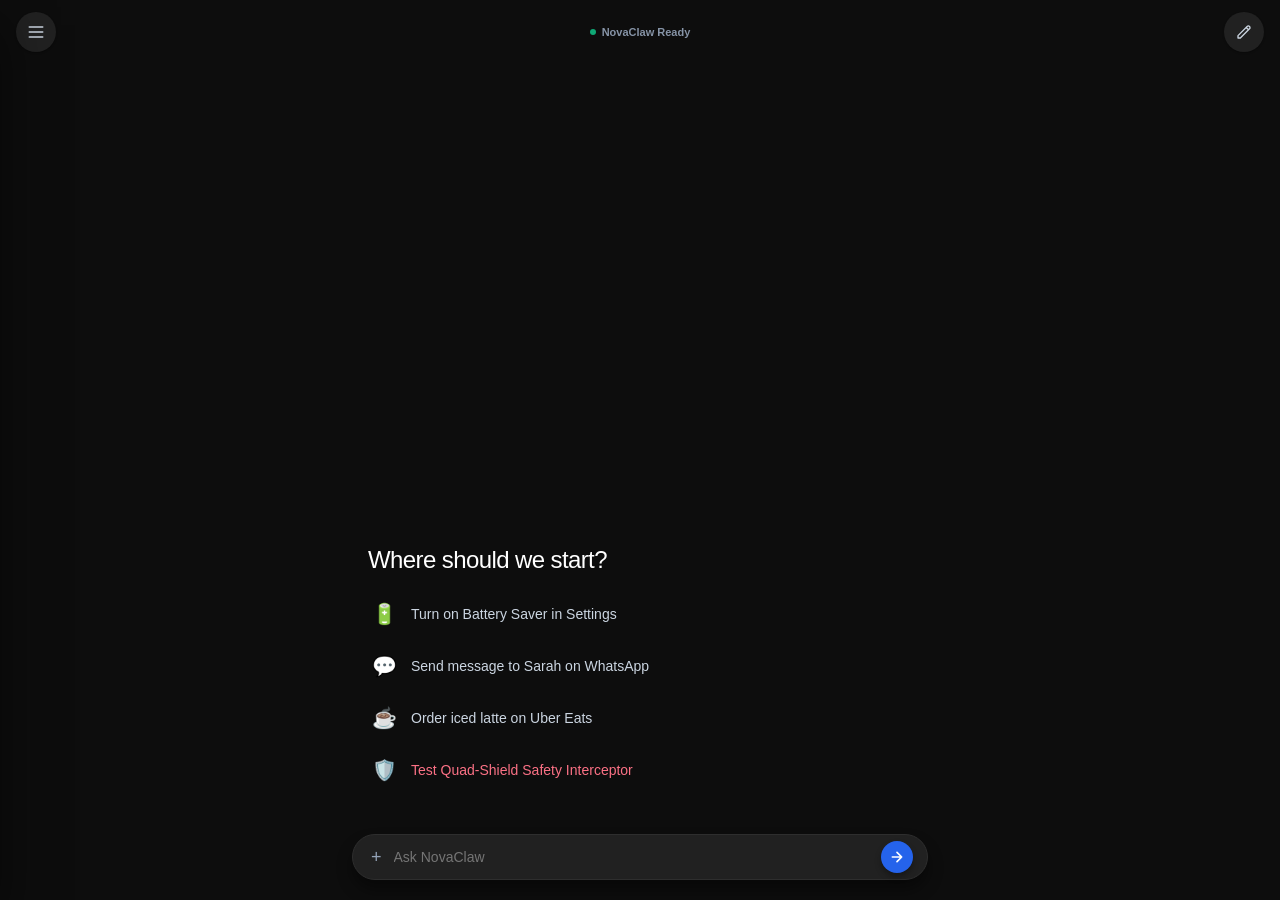
<file: ui/index.html>
<!DOCTYPE html>
<html lang="en">
<head>
  <meta charset="UTF-8">
  <meta name="viewport" content="width=device-width, initial-scale=1.0, maximum-scale=1.0, user-scalable=no, viewport-fit=cover">
  <title>NovaClaw</title>
  <link rel="stylesheet" href="styles.css">
  <link rel="stylesheet" href="tailwind-lite.css">
</head>
<body class="bg-[#0D0D0D] text-[#ECECEC] antialiased min-h-screen flex flex-col overflow-x-hidden selection:bg-purple-900">

  <!-- ======================================================== -->
  <!-- SIDE DRAWER OVERLAY & MENU (ChatGPT Style)               -->
  <!-- ======================================================== -->
  <div id="drawerBackdrop" class="fixed inset-0 z-40 bg-black/60 backdrop-blur-sm hidden transition-opacity duration-300"></div>

  <aside id="sideDrawer" class="fixed top-0 left-0 bottom-0 z-50 w-[290px] max-w-[85vw] bg-[#171717] border-r border-[#262626] flex flex-col -translate-x-full transition-transform duration-300 ease-out shadow-2xl">
    
    <!-- Drawer Header -->
    <div class="p-4 pt-5 pb-3 flex items-center justify-between border-b border-[#262626]/80">
      <div class="flex items-center gap-2">
        <span class="text-lg font-bold text-white tracking-tight">NovaClaw</span>
        <span class="text-[10px] font-mono px-1.5 py-0.5 rounded bg-purple-900/60 text-purple-300 border border-purple-700/50" id="drawerModelPill">Gemma 4</span>
      </div>
      <button id="closeDrawerBtn" class="w-8 h-8 rounded-full bg-[#262626] hover:bg-[#333333] text-slate-300 flex items-center justify-center text-sm transition-all">
        ✕
      </button>
    </div>

    <!-- Drawer Navigation List -->
    <div class="flex-1 overflow-y-auto p-3 space-y-1 text-sm font-medium">
      
      <!-- Accessibility Service Status & Action -->
      <button id="drawerA11yBtn" class="w-full p-2.5 rounded-xl hover:bg-[#262626] text-left flex items-center justify-between transition-all group">
        <div class="flex items-center gap-3">
          <span class="text-base text-slate-400 group-hover:text-white">📱</span>
          <span>Accessibility Service</span>
        </div>
        <span id="drawerA11yBadge" class="text-[10px] font-bold px-2 py-0.5 rounded-full bg-amber-900/60 text-amber-300 border border-amber-700/60">
          Setup
        </span>
      </button>

      <!-- App Info (For Android 14 Restricted Settings) -->
      <button id="drawerAppInfoBtn" class="w-full p-2.5 rounded-xl hover:bg-[#262626] text-left flex items-center justify-between transition-all group">
        <div class="flex items-center gap-3">
          <span class="text-base text-slate-400 group-hover:text-white">⚙️</span>
          <span>App Info (3-dots)</span>
        </div>
        <span class="text-[10px] text-slate-400">Settings</span>
      </button>

      <!-- Model Hub & Downloader -->
      <button id="drawerModelBtn" class="w-full p-2.5 rounded-xl hover:bg-[#262626] text-left flex items-center justify-between transition-all group">
        <div class="flex items-center gap-3">
          <span class="text-base text-purple-400">⚡</span>
          <span>Install Gemma 4 / Hub</span>
        </div>
        <span class="text-[10px] text-purple-400 font-mono font-bold" id="activeModelShortLabel">Install</span>
      </button>

      <!-- Floating Kill-Switch Pill Status & Action -->
      <button id="drawerOverlayBtn" class="w-full p-2.5 rounded-xl hover:bg-[#262626] text-left flex items-center justify-between transition-all group">
        <div class="flex items-center gap-3">
          <span class="text-base text-slate-400 group-hover:text-white">🪟</span>
          <span>Floating Kill-Switch</span>
        </div>
        <span id="drawerOverlayBadge" class="text-[10px] font-bold px-2 py-0.5 rounded-full bg-slate-800 text-slate-400">
          Overlay
        </span>
      </button>

      <!-- Safety Shield -->
      <button id="drawerSafetyBtn" class="w-full p-2.5 rounded-xl hover:bg-[#262626] text-left flex items-center justify-between transition-all group">
        <div class="flex items-center gap-3">
          <span class="text-base text-slate-400 group-hover:text-white">🛡️</span>
          <span>Quad-Shield Safety</span>
        </div>
        <span class="text-[10px] text-emerald-400 font-semibold">Active</span>
      </button>

      <div class="pt-3 pb-1">
        <hr class="border-[#262626]">
      </div>

      <!-- Recent Tasks Header -->
      <div class="px-2.5 py-1 text-[11px] font-semibold text-slate-500 uppercase tracking-wider">
        Sample Tasks
      </div>

      <!-- Recent Task Items -->
      <div id="recentTasksList" class="space-y-0.5">
        <button class="w-full p-2 rounded-lg hover:bg-[#262626] text-left text-xs text-slate-300 truncate block chatgpt-suggestion-btn" data-prompt="Open Settings and turn on Battery Saver">
          🔋 Settings: Turn on Battery Saver
        </button>
        <button class="w-full p-2 rounded-lg hover:bg-[#262626] text-left text-xs text-slate-300 truncate block chatgpt-suggestion-btn" data-prompt="Open WhatsApp and send message to Sarah saying 'Let\'s meet at 5'">
          💬 WhatsApp: Message Sarah
        </button>
        <button class="w-full p-2 rounded-lg hover:bg-[#262626] text-left text-xs text-slate-300 truncate block chatgpt-suggestion-btn" data-prompt="Open Uber Eats and search for iced latte">
          ☕ Uber Eats: Iced Latte Order
        </button>
      </div>

    </div>

    <!-- Drawer Footer (ChatGPT Style) -->
    <div class="p-3 border-t border-[#262626] flex items-center justify-between gap-2">
      <button id="drawerNewChatBtn" class="flex-1 py-2 px-3 rounded-full bg-[#2563EB] hover:bg-[#1D4ED8] text-white text-xs font-semibold flex items-center justify-center gap-1.5 shadow transition-all">
        <span>✎</span>
        <span>New chat</span>
      </button>

      <div class="w-9 h-9 rounded-full bg-[#262626] border border-[#333333] text-slate-300 font-bold text-xs flex items-center justify-center shrink-0">
        MB
      </div>
    </div>

  </aside>

  <!-- ======================================================== -->
  <!-- MAIN SCREEN HEADER (Clean, 2 Icon Buttons like ChatGPT)  -->
  <!-- ======================================================== -->
  <header class="sticky top-0 z-20 px-4 py-3 flex items-center justify-between bg-[#0D0D0D]">
    <!-- Left Hamburger Menu Button (Circle) -->
    <button id="openDrawerBtn" class="w-10 h-10 rounded-full bg-[#212121] hover:bg-[#2A2A2A] text-white flex items-center justify-center transition-all shadow-sm">
      <svg class="w-5 h-5 text-slate-300" fill="none" stroke="currentColor" viewBox="0 0 24 24"><path stroke-linecap="round" stroke-linejoin="round" stroke-width="2" d="M4 6h16M4 12h16M4 18h16"/></svg>
    </button>

    <!-- Center Tiny Status Pill -->
    <div id="topStatusIndicator" class="text-[11px] font-semibold text-slate-400 flex items-center gap-1.5 opacity-90 cursor-pointer">
      <span class="w-1.5 h-1.5 rounded-full bg-emerald-500" id="headerStatusDot"></span>
      <span id="headerStatusText">NovaClaw Ready</span>
    </div>

    <!-- Right Compose / New Chat Button (Circle) -->
    <button id="topNewChatBtn" class="w-10 h-10 rounded-full bg-[#212121] hover:bg-[#2A2A2A] text-white flex items-center justify-center transition-all shadow-sm" title="New Chat">
      <svg class="w-4 h-4 text-slate-300" fill="none" stroke="currentColor" viewBox="0 0 24 24"><path stroke-linecap="round" stroke-linejoin="round" stroke-width="2" d="M15.232 5.232l3.536 3.536m-2.036-5.036a2.5 2.5 0 113.536 3.536L6.5 21.036H3v-3.572L16.732 3.732z"/></svg>
    </button>
  </header>

  <!-- ======================================================== -->
  <!-- CHAT CONVERSATION VIEWPORT                               -->
  <!-- ======================================================== -->
  <main id="chatViewport" class="flex-1 overflow-y-auto px-4 py-2 flex flex-col justify-end max-w-xl mx-auto w-full">
    
    <!-- Home Empty State: "Where should we start?" (Exact ChatGPT style) -->
    <div id="homePromptSection" class="pb-6 pt-6 text-left space-y-5">
      
      <!-- Setup & Permission Warning Banners -->
      <div id="setupBannersContainer" class="space-y-3">
        
        <!-- Accessibility Alert Banner -->
        <div id="setupAccessibilityBanner" class="p-3.5 rounded-2xl bg-amber-950/40 border border-amber-800/60 text-xs text-amber-200 flex items-start justify-between gap-3 shadow-sm hidden">
          <div class="space-y-1">
            <div class="font-bold flex items-center gap-1.5 text-amber-300">
              <span>⚠️</span> Accessibility Required
            </div>
            <p class="text-[11px] text-amber-200/80 leading-relaxed">
              NovaClaw needs Accessibility access to view your screen and tap buttons safely.
            </p>
            <div class="text-[10px] text-amber-300/80 pt-0.5">
              💡 <em>On Android 14: If grayed out, open App Info → 3-dots → "Allow restricted settings" first.</em>
            </div>
          </div>
          <div class="flex flex-col gap-1.5 shrink-0">
            <button id="setupA11yBtn" class="px-3 py-1.5 bg-amber-500 hover:bg-amber-400 text-black font-bold text-xs rounded-xl shadow transition-all">
              Enable
            </button>
            <button id="openAppInfoBtn" class="px-2 py-1 bg-amber-950/80 hover:bg-amber-900 border border-amber-800/60 text-amber-300 font-medium text-[10px] rounded-lg transition-all text-center">
              App Info
            </button>
          </div>
        </div>

        <!-- Model Setup Banner -->
        <div id="setupModelBanner" class="p-3.5 rounded-2xl bg-purple-950/40 border border-purple-800/60 text-xs text-purple-200 flex items-start justify-between gap-3 shadow-sm">
          <div class="space-y-1">
            <div class="font-bold flex items-center gap-1.5 text-purple-300">
              <span>⚡</span> Choose your AI engine
            </div>
            <p class="text-[11px] text-purple-200/80 leading-relaxed">
              Run Gemma 4 fully on-device with no internet, or connect a cloud API key for faster reasoning.
            </p>
          </div>
          <button id="setupModelBtn" class="px-3 py-1.5 bg-purple-600 hover:bg-purple-500 text-white font-bold text-xs rounded-xl shrink-0 shadow transition-all">
            Set Up LLM
          </button>
        </div>

      </div>

      <h1 class="text-2xl sm:text-3xl font-normal text-white tracking-tight pt-2">
        Where should we start?
      </h1>

      <div class="space-y-3">
        <!-- Suggestion 1 -->
        <button class="chatgpt-suggestion-row group w-full text-left" data-prompt="Open Settings and turn on Battery Saver">
          <span class="text-xl">🔋</span>
          <span class="text-sm text-slate-300 group-hover:text-white">Turn on Battery Saver in Settings</span>
        </button>

        <!-- Suggestion 2 -->
        <button class="chatgpt-suggestion-row group w-full text-left" data-prompt="Open WhatsApp and send message to Sarah saying 'Let\'s meet at 5'">
          <span class="text-xl">💬</span>
          <span class="text-sm text-slate-300 group-hover:text-white">Send message to Sarah on WhatsApp</span>
        </button>

        <!-- Suggestion 3 -->
        <button class="chatgpt-suggestion-row group w-full text-left" data-prompt="Open Uber Eats and search for iced latte">
          <span class="text-xl">☕</span>
          <span class="text-sm text-slate-300 group-hover:text-white">Order iced latte on Uber Eats</span>
        </button>

        <!-- Suggestion 4 -->
        <button class="chatgpt-suggestion-row group w-full text-left" data-prompt="Open Bank Wallet and delete all bank accounts">
          <span class="text-xl">🛡️</span>
          <span class="text-sm text-rose-400 group-hover:text-rose-300">Test Quad-Shield Safety Interceptor</span>
        </button>
      </div>
    </div>

    <!-- Active Message Stream (Appears once conversation starts) -->
    <div id="messageStream" class="space-y-4 w-full"></div>

  </main>

  <!-- Execution Progress Subtitle (Appears during automated actions) -->
  <div id="executionStatusBar" class="hidden px-4 py-2 bg-[#1A1A1A] border-t border-[#262626] text-xs text-slate-300 flex items-center justify-between max-w-xl mx-auto w-full">
    <div class="flex items-center gap-2">
      <span class="w-2 h-2 rounded-full bg-purple-500 animate-pulse"></span>
      <span id="agentStateLabel">Thinking...</span>
    </div>
    <div class="flex items-center gap-2">
      <span id="stepCounterLabel" class="text-slate-400 font-mono text-[11px]">Step 1/15</span>
      <button id="stopExecutionBtn" class="px-2.5 py-0.5 rounded bg-rose-600/80 hover:bg-rose-600 text-white text-[10px] font-bold">
        Stop
      </button>
    </div>
  </div>

  <!-- ======================================================== -->
  <!-- BOTTOM INPUT BAR (Exact ChatGPT Mobile Rounded Pill)     -->
  <!-- ======================================================== -->
  <footer class="p-3 pb-5 bg-[#0D0D0D]">
    <div class="max-w-xl mx-auto">
      <form id="chatForm" class="flex items-center gap-2 bg-[#212121] rounded-full px-3.5 py-1.5 shadow-lg border border-[#2E2E2E] focus-within:border-slate-500 transition-all">
        
        <!-- Plus / Action Icon -->
        <button type="button" id="inputPlusBtn" class="text-slate-400 hover:text-white text-lg font-light shrink-0 px-1">
          +
        </button>

        <!-- Text Input -->
        <input 
          type="text" 
          id="chatInput" 
          placeholder="Ask NovaClaw" 
          class="flex-1 bg-transparent text-sm text-white placeholder-slate-400 focus:outline-none min-w-0"
          autocomplete="off"
        />

        <!-- Right Side: Send / Waveform Icon (Blue Pill like ChatGPT) -->
        <button type="submit" id="sendActionBtn" class="w-8 h-8 rounded-full bg-[#2563EB] hover:bg-[#1D4ED8] text-white flex items-center justify-center shrink-0 shadow-md transition-all">
          <svg class="w-4 h-4" fill="none" stroke="currentColor" viewBox="0 0 24 24"><path stroke-linecap="round" stroke-linejoin="round" stroke-width="2.5" d="M5 12h14M12 5l7 7-7 7"/></svg>
        </button>
      </form>
    </div>
  </footer>

  <!-- ======================================================== -->
  <!-- MODEL HUB & DOWNLOADER MODAL (Clean Dark Modal)           -->
  <!-- ======================================================== -->
  <div id="modelModal" class="hidden fixed inset-0 z-50 bg-black/70 backdrop-blur-sm flex items-center justify-center p-4">
    <div class="bg-[#1C1C1E] border border-[#2C2C2E] rounded-3xl max-w-sm w-full p-5 shadow-2xl text-xs max-h-[90vh] overflow-y-auto">
      <div class="flex items-center justify-between pb-3 border-b border-[#2C2C2E] mb-3">
        <div class="flex items-center gap-2">
          <span class="text-base text-purple-400">⚡</span>
          <h3 class="text-sm font-bold text-white">Model Hub & Downloader</h3>
        </div>
        <button id="closeModelModalBtn" class="text-slate-400 hover:text-white text-lg">✕</button>
      </div>

      <!-- Tabs: Real LLM Reasoning vs On-Device Weights -->
      <div class="flex rounded-xl bg-[#262626] p-1 mb-3 text-[11px] font-semibold">
        <button id="tabCloudApiBtn" class="flex-1 py-1.5 rounded-lg bg-[#333333] text-white transition-all">
          ☁️ Cloud / API
        </button>
        <button id="tabOnDeviceBtn" class="flex-1 py-1.5 rounded-lg text-slate-400 hover:text-white transition-all">
          📦 On-Device Models
        </button>
      </div>

      <!-- TAB 1: REAL LLM REASONING (Gemini Flash & Ollama) -->
      <div id="tabCloudApiContent" class="space-y-3 mb-4">
        
        <!-- Gemini Flash Card (Zero Storage, Real Reasoning) -->
        <div class="p-3.5 rounded-2xl bg-[#262626] border border-purple-500/60 space-y-2.5">
          <div class="flex items-start justify-between">
            <div>
              <div class="font-bold text-white flex items-center gap-1.5">
                <span>Google Gemini Flash</span>
                <span class="text-[9px] px-1.5 py-0.2 rounded bg-purple-900/60 text-purple-300 font-normal">Recommended</span>
              </div>
              <div class="text-[11px] text-slate-400">Direct Real-Time Screen Reasoning • 0 MB Download</div>
            </div>
            <span id="geminiActiveBadge" class="text-[10px] font-bold px-2 py-0.5 rounded-full bg-slate-800 text-slate-400">
              Not Configured
            </span>
          </div>
          
          <p class="text-[11px] text-slate-300 leading-relaxed">
            Sends live accessibility screen tokens to Google Gemini to reason step-by-step and autonomously tap buttons.
          </p>

          <div class="space-y-1.5">
            <div class="flex justify-between items-center text-[10px]">
              <span class="text-slate-400">Free Google AI Studio Key:</span>
              <a href="https://aistudio.google.com/apikey" target="_blank" class="text-purple-400 hover:text-purple-300 underline font-semibold flex items-center gap-0.5">
                Get Free API Key ↗
              </a>
            </div>
            <div class="flex gap-2">
              <input 
                type="password" 
                id="geminiApiKeyInput" 
                placeholder="Paste Gemini API Key (AIza...)" 
                class="flex-1 bg-[#1C1C1E] border border-[#3A3A3C] rounded-xl px-3 py-1.5 text-xs text-white placeholder-slate-500 focus:outline-none focus:border-purple-500 font-mono"
              />
              <button id="saveGeminiKeyBtn" class="px-3 py-1.5 bg-purple-600 hover:bg-purple-500 text-white font-bold rounded-xl shrink-0 transition-all">
                Save & Activate
              </button>
            </div>
          </div>
          <div id="geminiKeyStatus" class="text-[10px] text-slate-400 font-mono"></div>
        </div>

        <!-- Local Termux / Ollama Bridge -->
        <div class="p-3.5 rounded-2xl bg-[#262626] border border-[#333333] space-y-2">
          <div class="font-bold text-white flex items-center gap-1.5">
            <span>🦙 Local Termux / Ollama Bridge</span>
          </div>
          <p class="text-[11px] text-slate-400 leading-relaxed">
            Run Gemma 2 / Llama 3 on-device inside Termux or on your PC over local Wi-Fi:
          </p>
          <div class="flex gap-2">
            <input 
              type="text" 
              id="ollamaEndpointInput" 
              value="http://localhost:11434" 
              class="flex-1 bg-[#1C1C1E] border border-[#3A3A3C] rounded-xl px-3 py-1.5 text-xs text-white font-mono focus:outline-none"
            />
            <button id="saveOllamaBtn" class="px-3 py-1.5 bg-[#333333] hover:bg-[#3D3D3D] text-white font-bold rounded-xl shrink-0">
              Connect
            </button>
          </div>
        </div>

      </div>

      <!-- TAB 2: ON-DEVICE WEIGHTS -->
      <div id="tabOnDeviceContent" class="space-y-3 mb-4 hidden">
        
        <!-- Google Gemma 4 Card -->
        <div class="p-3.5 rounded-2xl bg-[#262626] border border-purple-500/60 space-y-2.5">
          <div class="flex items-start justify-between">
            <div>
              <div class="font-bold text-white flex items-center gap-1.5">
                <span>Google Gemma 4 E2B</span>
                <span class="text-[9px] px-1.5 py-0.2 rounded bg-purple-900/60 text-purple-300 font-normal">Official</span>
              </div>
              <div class="text-[11px] text-slate-400">LiteRT-LM • 2.58 GB • CPU first / GPU opt-in</div>
            </div>
            <span id="gemmaStatusBadge" class="text-[10px] font-bold px-2 py-0.5 rounded-full bg-slate-800 text-slate-400">
              Not Installed
            </span>
          </div>

          <!-- Download Progress Container -->
          <div id="gemmaDownloadProgressBox" class="hidden space-y-1.5 pt-1">
            <div class="w-full bg-[#1C1C1E] rounded-full h-2 overflow-hidden border border-[#3A3A3C]">
              <div id="gemmaProgressBar" class="bg-purple-600 h-2 rounded-full transition-all duration-300" style="width: 0%"></div>
            </div>
            <div class="flex justify-between text-[10px] text-slate-400 font-mono">
              <span id="gemmaProgressText">0 MB / 2.58 GB (0%)</span>
              <span id="gemmaProgressStatus" class="text-purple-400">Downloading...</span>
            </div>
          </div>

          <!-- Download / Action Button -->
          <button id="downloadGemmaBtn" class="w-full py-2 bg-purple-600 hover:bg-purple-500 text-white font-bold rounded-xl flex items-center justify-center gap-1.5 shadow transition-all">
            <span>⬇️</span>
            <span id="downloadGemmaBtnText">Download Gemma 4 E2B (2.58 GB)</span>
          </button>
          <div class="flex justify-end">
            <button id="gemmaDeleteBtn" class="hidden text-[10px] text-slate-500 hover:text-rose-400 underline transition-all">
              🗑️ Delete & Re-download
            </button>
          </div>
        </div>

        <!-- Google Gemma 4 E4B (High Capacity) -->
        <div class="p-3.5 rounded-2xl bg-[#262626] border border-[#333333] space-y-2.5">
          <div class="flex items-start justify-between">
            <div>
              <div class="font-bold text-white flex items-center gap-1.5">
                <span>Google Gemma 4 E4B</span>
                <span class="text-[9px] px-1.5 py-0.2 rounded bg-indigo-900/60 text-indigo-300 font-normal">3.65 GB</span>
              </div>
              <div class="text-[11px] text-slate-400">LiteRT-LM • For 12 GB+ RAM Phones</div>
            </div>
            <span id="e4bStatusBadge" class="text-[10px] font-bold px-2 py-0.5 rounded-full bg-slate-800 text-slate-400">
              Not Installed
            </span>
          </div>

          <div id="e4bDownloadProgressBox" class="hidden space-y-1.5 pt-1">
            <div class="w-full bg-[#1C1C1E] rounded-full h-2 overflow-hidden border border-[#3A3A3C]">
              <div id="e4bProgressBar" class="bg-indigo-600 h-2 rounded-full transition-all duration-300" style="width: 0%"></div>
            </div>
            <div class="flex justify-between text-[10px] text-slate-400 font-mono">
              <span id="e4bProgressText">0 MB / 3.65 GB (0%)</span>
              <span id="e4bProgressStatus" class="text-indigo-400">Downloading...</span>
            </div>
          </div>

          <button id="downloadE4bBtn" class="w-full py-2 bg-[#333333] hover:bg-[#3D3D3D] text-slate-200 font-bold rounded-xl flex items-center justify-center gap-1.5 transition-all">
            <span>⬇️</span>
            <span id="downloadE4bBtnText">Download Gemma 4 E4B (3.65 GB)</span>
          </button>
          <div class="flex justify-end">
            <button id="e4bDeleteBtn" class="hidden text-[10px] text-slate-500 hover:text-rose-400 underline transition-all">
              🗑️ Delete & Re-download
            </button>
          </div>
        </div>

      </div>

      <button id="doneModelModalBtn" class="w-full py-2.5 bg-white text-black font-bold rounded-xl shadow">
        Done
      </button>
    </div>
  </div>

  <!-- Safety Modal (Human-In-The-Loop) -->
  <div id="safetyModal" class="hidden fixed inset-0 z-50 bg-black/80 backdrop-blur-sm flex items-center justify-center p-4">
    <div class="bg-[#1C1C1E] border border-rose-900/60 rounded-3xl max-w-sm w-full p-5 shadow-2xl text-xs animate-in zoom-in-95 duration-150">
      <div class="flex items-center gap-2 mb-2 text-rose-400 font-bold text-sm">
        <span>🛡️</span>
        <span>Safety Shield Interception</span>
      </div>
      <p class="text-slate-300 text-xs mb-3" id="safetyReasonText">
        Destructive operation detected.
      </p>
      <div class="p-2.5 rounded-xl bg-black border border-[#2C2C2E] font-mono text-[11px] text-slate-400 mb-4" id="safetyTargetText">
        Target: Wipe Bank Account
      </div>
      <div class="flex gap-2">
        <button id="safetyBlockBtn" class="flex-1 py-2 rounded-xl bg-[#2C2C2E] hover:bg-[#333333] text-white font-semibold">
          Block
        </button>
        <button id="safetyAllowBtn" class="flex-1 py-2 rounded-xl bg-rose-600 hover:bg-rose-700 text-white font-bold">
          Authorize Once
        </button>
      </div>
    </div>
  </div>

  <!-- Core Scripts -->
  <script src="src/engine/SemanticUIPruner.js"></script>
  <script src="src/engine/SafetyShield.js"></script>
  <script src="src/engine/ActionVerifier.js"></script>
  <script src="src/engine/ModelEngine.js"></script>
  <script src="src/data/mockApps.js"></script>
  <script src="src/engine/AgentLoop.js"></script>
  <script src="app.js"></script>

  <!-- Backend diagnostics + manual GPU verify (added by NovaClaw research pass) -->
  <script>
  (function () {
    function mount() {
      var modal = document.getElementById('modelModal');
      var done = document.getElementById('doneModelModalBtn');
      if (!modal || !done) return;

      var box = document.createElement('div');
      box.className = 'p-3 rounded-2xl bg-[#262626] border border-[#333333] space-y-2';
      box.innerHTML =
        '<div class="font-bold text-white text-xs">Inference backend</div>' +
        '<div id="backendStateText" class="text-[10px] text-slate-400 font-mono break-all">Checking…</div>' +
        '<div class="flex gap-2">' +
          '<button id="refreshBackendBtn" class="flex-1 py-1.5 rounded-xl bg-[#333333] text-white text-[11px] font-semibold">Refresh</button>' +
          '<button id="verifyGpuBtn" class="flex-1 py-1.5 rounded-xl bg-purple-600 text-white text-[11px] font-semibold">Verify GPU</button>' +
        '</div>' +
        '<div class="text-[9px] text-slate-500">CPU is the default: Gemma 4 field tests show GPU backends can corrupt tool-call arguments on some chipsets.</div>' +
        '<div class="pt-2 border-t border-[#333333] flex items-center justify-between">' +
          '<div><div class="text-white text-xs font-semibold">External automation</div>' +
          '<div class="text-[9px] text-slate-500">Allow Tasker / MacroDroid to start tasks</div></div>' +
          '<button id="externalAutomationBtn" class="px-2.5 py-1 rounded-xl text-[10px] font-bold bg-[#333333] text-slate-300">Off</button>' +
        '</div>' +
        '<div class="pt-2 border-t border-[#333333] space-y-1.5">' +
          '<div class="text-white text-xs font-semibold">Persistent instructions</div>' +
          '<textarea id="globalInstructionsInput" rows="2" placeholder="Always reply in English…" class="w-full bg-[#1C1C1E] border border-[#3A3A3C] rounded-xl px-2 py-1.5 text-[11px] text-white"></textarea>' +
          '<div class="flex gap-2">' +
            '<button id="saveInstructionsBtn" class="flex-1 py-1.5 rounded-xl bg-emerald-600 text-white text-[10px] font-bold">Save rules</button>' +
            '<button id="notificationSettingsBtn" class="flex-1 py-1.5 rounded-xl bg-[#333333] text-white text-[10px] font-bold">Notification access</button>' +
          '</div>' +
        '</div>' +
        '<div class="pt-2 border-t border-[#333333] space-y-1.5">' +
          '<div class="text-white text-xs font-semibold">Auto-reply monitor</div>' +
          '<div class="flex gap-2">' +
            '<input id="monitorContactInput" placeholder="Contact" class="flex-1 min-w-0 bg-[#1C1C1E] border border-[#3A3A3C] rounded-xl px-2 py-1.5 text-[11px] text-white"/>' +
            '<input id="monitorAppInput" value="WhatsApp" class="w-20 bg-[#1C1C1E] border border-[#3A3A3C] rounded-xl px-2 py-1.5 text-[11px] text-white"/>' +
          '</div>' +
          '<div class="flex gap-2">' +
            '<button id="startMonitorBtn" class="flex-1 py-1.5 rounded-xl bg-purple-600 text-white text-[10px] font-bold">Watch</button>' +
            '<button id="stopMonitorBtn" class="flex-1 py-1.5 rounded-xl bg-[#333333] text-white text-[10px] font-bold">Stop</button>' +
          '</div>' +
          '<div id="monitorListText" class="text-[9px] text-slate-500 font-mono break-all"></div>' +
        '</div>';
      done.parentNode.insertBefore(box, done);

      function refresh() {
        var el = document.getElementById('backendStateText');
        if (!el) return;
        if (!window.AndroidBridge || !window.AndroidBridge.getBackendState) {
          el.textContent = 'Unavailable in web preview';
          return;
        }
        try { el.textContent = window.AndroidBridge.getBackendState(); }
        catch (e) { el.textContent = 'Error: ' + e.message; }
      }

      var extBtn = document.getElementById('externalAutomationBtn');
      function refreshExternal() {
        if (!extBtn) return;
        var on = !!(window.AndroidBridge && window.AndroidBridge.isExternalAutomationEnabled &&
          window.AndroidBridge.isExternalAutomationEnabled());
        extBtn.textContent = on ? 'On' : 'Off';
        extBtn.className = on
          ? 'px-2.5 py-1 rounded-xl text-[10px] font-bold bg-emerald-600 text-white'
          : 'px-2.5 py-1 rounded-xl text-[10px] font-bold bg-[#333333] text-slate-300';
      }
      if (extBtn) extBtn.addEventListener('click', function () {
        if (!window.AndroidBridge || !window.AndroidBridge.setExternalAutomation) return;
        var next = !window.AndroidBridge.isExternalAutomationEnabled();
        window.AndroidBridge.setExternalAutomation(next);
        refreshExternal();
      });
      refreshExternal();

      var gi = document.getElementById('globalInstructionsInput');
      if (gi && window.AndroidBridge && window.AndroidBridge.getGlobalInstructions) {
        gi.value = window.AndroidBridge.getGlobalInstructions();
      }
      var saveGi = document.getElementById('saveInstructionsBtn');
      if (saveGi) saveGi.addEventListener('click', function () {
        if (window.AndroidBridge && window.AndroidBridge.setGlobalInstructions) {
          window.AndroidBridge.setGlobalInstructions(gi.value);
          if (window.AndroidBridge.showToast) window.AndroidBridge.showToast('Persistent instructions saved');
        }
      });
      function refreshMonitors() {
        var el = document.getElementById('monitorListText');
        if (!el) return;
        el.textContent = (window.AndroidBridge && window.AndroidBridge.listMonitors)
          ? window.AndroidBridge.listMonitors() || 'No monitors' : 'Unavailable';
      }
      var startMon = document.getElementById('startMonitorBtn');
      if (startMon) startMon.addEventListener('click', function () {
        var c = document.getElementById('monitorContactInput').value;
        var a = document.getElementById('monitorAppInput').value;
        if (window.AndroidBridge && window.AndroidBridge.startMonitor && window.AndroidBridge.startMonitor(c, a)) {
          if (window.AndroidBridge.showToast) window.AndroidBridge.showToast('Watching ' + c);
          refreshMonitors();
        }
      });
      var stopMon = document.getElementById('stopMonitorBtn');
      if (stopMon) stopMon.addEventListener('click', function () {
        var c = document.getElementById('monitorContactInput').value;
        if (window.AndroidBridge && window.AndroidBridge.stopMonitor) window.AndroidBridge.stopMonitor(c);
        refreshMonitors();
      });
      refreshMonitors();

      var notifBtn = document.getElementById('notificationSettingsBtn');
      if (notifBtn) notifBtn.addEventListener('click', function () {
        if (window.AndroidBridge && window.AndroidBridge.openNotificationSettings) window.AndroidBridge.openNotificationSettings();
      });

      document.getElementById('refreshBackendBtn').addEventListener('click', refresh);
      document.getElementById('verifyGpuBtn').addEventListener('click', function () {
        if (window.AndroidBridge && window.AndroidBridge.requestGpuProbe) {
          window.AndroidBridge.requestGpuProbe();
          if (window.AndroidBridge.showToast) window.AndroidBridge.showToast('GPU probe enabled for next task');
          refresh();
        }
      });
      refresh();
    }

    if (document.readyState === 'loading') document.addEventListener('DOMContentLoaded', mount);
    else mount();
  })();
  </script>
</body>
</html>
</file>
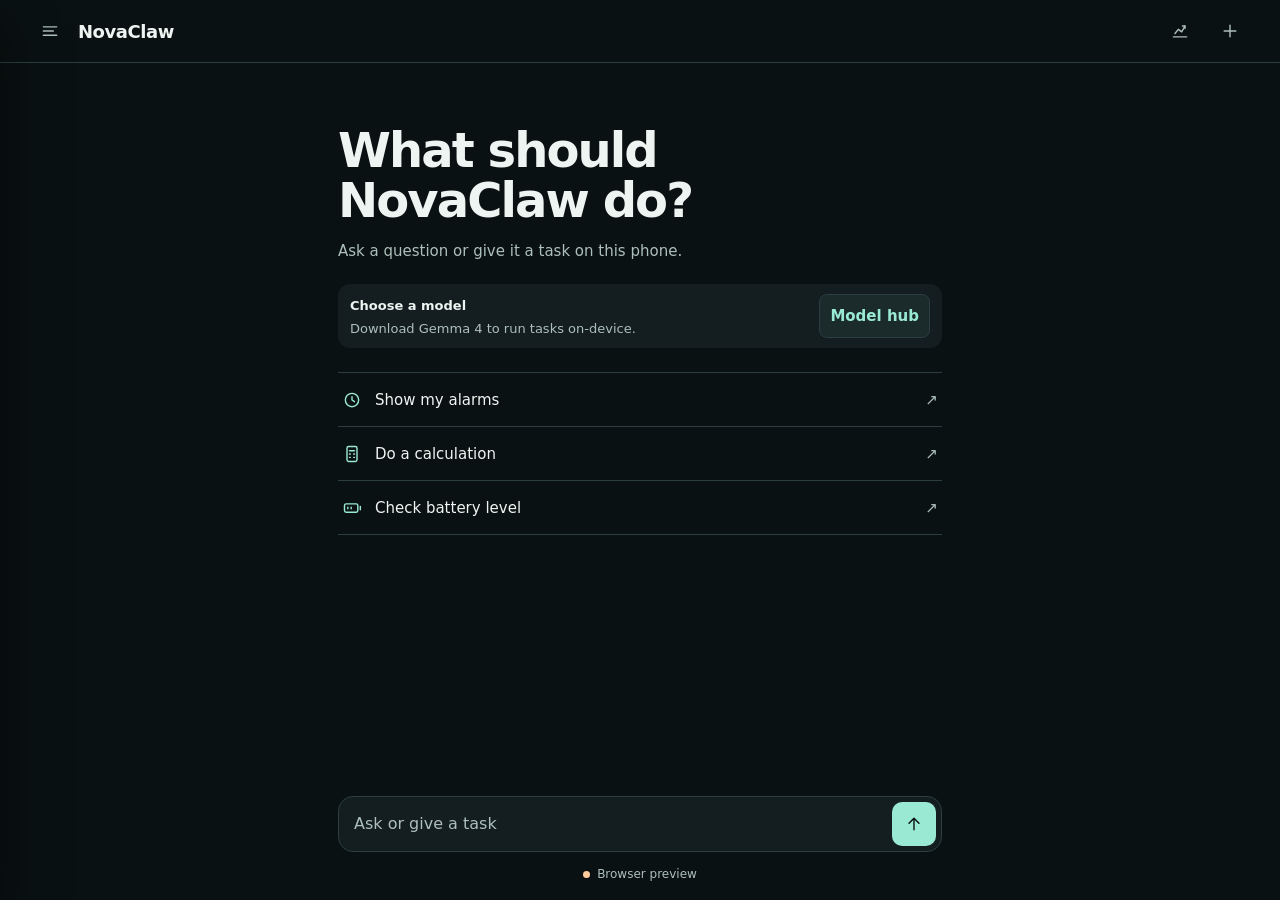
<file: app/src/main/assets/index.html>
<!DOCTYPE html>
<html lang="en">
<head>
  <meta charset="UTF-8">
  <meta name="viewport" content="width=device-width, initial-scale=1.0">
  <title>NovaClaw</title>
  <link rel="stylesheet" href="tailwind-lite.css">
  <link rel="stylesheet" href="styles.css">
</head>
<body>

  <!-- ======================================================== -->
  <!-- ======================================================== -->
  <div id="drawerBackdrop" class="fixed inset-0 z-40 bg-black/60 backdrop-blur-sm hidden transition-opacity duration-300"></div>

  <aside id="sideDrawer" class="fixed top-0 left-0 bottom-0 z-50 w-[290px] max-w-[85vw] bg-[#171717] border-r border-[#262626] flex flex-col -translate-x-full transition-transform duration-300 ease-out shadow-2xl">
    
    <!-- Drawer Header -->
    <div class="p-4 pt-5 pb-3 flex items-center justify-between border-b border-[#262626]/80">
      <div class="flex items-center gap-2">
        <span class="text-lg font-bold text-white tracking-tight">NovaClaw</span>
        <span class="text-[11px] font-mono px-1.5 py-0.5 rounded bg-purple-900/60 text-purple-300 border border-purple-700/50" id="drawerModelPill">Gemma 4</span>
      </div>
      <button id="closeDrawerBtn" class="w-8 h-8 rounded-full bg-[#262626] hover:bg-[#333333] text-slate-300 flex items-center justify-center text-sm transition-all">
        ✕
      </button>
    </div>

    <!-- Drawer Navigation List -->
    <div class="flex-1 overflow-y-auto p-3 space-y-1 text-sm font-medium">
      
      <!-- Accessibility Service Status & Action -->
      <button id="drawerA11yBtn" class="w-full p-2.5 rounded-xl hover:bg-[#262626] text-left flex items-center justify-between transition-all group">
        <div class="flex items-center gap-3">
          <span class="text-base text-slate-400 group-hover:text-white">📱</span>
          <span>Accessibility Service</span>
        </div>
        <span id="drawerA11yBadge" class="text-[11px] font-bold px-2 py-0.5 rounded-full bg-amber-900/60 text-amber-300 border border-amber-700/60">
          Setup
        </span>
      </button>

      <!-- App Info (For Android 14 Restricted Settings) -->
      <button id="drawerAppInfoBtn" class="w-full p-2.5 rounded-xl hover:bg-[#262626] text-left flex items-center justify-between transition-all group">
        <div class="flex items-center gap-3">
          <span class="text-base text-slate-400 group-hover:text-white">⚙️</span>
          <span>Android app info</span>
        </div>
        <span class="text-[11px] text-slate-400">Settings</span>
      </button>

      <!-- Model Hub & Downloader -->
      <button id="drawerModelBtn" class="w-full p-2.5 rounded-xl hover:bg-[#262626] text-left flex items-center justify-between transition-all group">
        <div class="flex items-center gap-3">
          <span class="text-base text-purple-400">⚡</span>
          <span>Model hub</span>
        </div>
        <span class="text-[11px] text-purple-400 font-mono font-bold" id="activeModelShortLabel">Install</span>
      </button>

      <!-- Floating stop button Pill Status & Action -->
      <button id="drawerOverlayBtn" class="w-full p-2.5 rounded-xl hover:bg-[#262626] text-left flex items-center justify-between transition-all group">
        <div class="flex items-center gap-3">
          <span class="text-base text-slate-400 group-hover:text-white">🪟</span>
          <span>Floating Kill-Switch</span>
        </div>
        <span id="drawerOverlayBadge" class="text-[11px] font-bold px-2 py-0.5 rounded-full bg-slate-800 text-slate-400">
          Overlay
        </span>
      </button>


    </div>

    <div class="p-3 border-t border-[#262626] flex items-center justify-between gap-2">
      <button id="drawerNewChatBtn" class="flex-1 py-2 px-3 rounded-full bg-[#2563EB] hover:bg-[#1D4ED8] text-white text-xs font-semibold flex items-center justify-center gap-1.5 shadow transition-all">
        <span>✎</span>
        <span>New chat</span>
      </button>

    </div>

  </aside>

  <!-- ======================================================== -->
  <!-- ======================================================== -->
  <header class="workspace-header">
    <button id="openDrawerBtn" class="icon-button" aria-label="Open settings">
      <svg viewBox="0 0 24 24" aria-hidden="true"><path d="M4 7h16M4 12h12M4 17h16"/></svg>
    </button>
    <div class="workspace-name">NovaClaw</div>
    <button id="thoughtToggleBtn" class="icon-button" aria-label="Model details" aria-controls="thoughtPanel" aria-expanded="false">
      <svg viewBox="0 0 24 24" aria-hidden="true"><path d="M4 19h16M6 15l4-5 4 3 4-7"/><path d="M15 6h3v3"/></svg>
    </button>
    <button id="topNewChatBtn" class="icon-button" aria-label="New chat">
      <svg viewBox="0 0 24 24" aria-hidden="true"><path d="M12 5v14M5 12h14"/></svg>
    </button>
  </header>

  <!-- Reasoning side panel (slides in from the right) -->
  <aside id="thoughtPanel" class="hidden fixed top-0 right-0 bottom-0 z-40 w-[88vw] max-w-[340px] bg-[#111114]/95 border-l border-[#2C2C2E] flex-col shadow-2xl">
    <div class="p-4 pb-3 flex items-center justify-between border-b border-[#262626]">
      <div>
        <div class="text-white font-bold text-sm">Model details</div>
      </div>
      <button id="closeThoughtBtn" aria-label="Close model details" class="w-8 h-8 rounded-full bg-[#262626] text-slate-300 flex items-center justify-center text-sm">✕</button>
    </div>
    <div id="thoughtList" class="flex-1 overflow-y-auto p-3 space-y-3 text-[11px] text-slate-300"></div>
  </aside>

  <!-- ======================================================== -->
  <!-- CHAT CONVERSATION VIEWPORT                               -->
  <!-- ======================================================== -->
  <main id="chatViewport">
    <section id="homePromptSection" aria-labelledby="homeTitle">
      <h1 id="homeTitle">What should NovaClaw do?</h1>
      <p class="home-description">Ask a question or give it a task on this phone.</p>

      <div id="setupBannersContainer">
        <div id="setupAccessibilityBanner" class="setup-row hidden">
          <div><strong>Phone control</strong><p>Enable Accessibility for taps and navigation.</p></div>
          <button id="setupA11yBtn" type="button" class="setup-button">Enable</button>
          <button id="openAppInfoBtn" type="button" class="setup-button">App info</button>
        </div>
        <div id="setupModelBanner" class="setup-row">
          <div><strong>Choose a model</strong><p>Download Gemma 4 to run tasks on-device.</p></div>
          <button id="setupModelBtn" type="button" class="setup-button">Model hub</button>
        </div>
      </div>

      <div class="example-list" aria-label="Example prompts">
        <button class="example-prompt" data-prompt="Open Clock and show me the alarms">
          <svg viewBox="0 0 24 24" aria-hidden="true"><circle cx="12" cy="12" r="8"/><path d="M12 8v4l3 2"/></svg>
          <span>Show my alarms</span><span class="example-arrow" aria-hidden="true">↗</span>
        </button>
        <button class="example-prompt" data-prompt="Open Calculator and calculate 24 times 17">
          <svg viewBox="0 0 24 24" aria-hidden="true"><rect x="6" y="3" width="12" height="18" rx="2"/><path d="M9 8h6M9 12h1m4 0h1m-6 4h1m4 0h1"/></svg>
          <span>Do a calculation</span><span class="example-arrow" aria-hidden="true">↗</span>
        </button>
        <button class="example-prompt" data-prompt="What is my battery level?">
          <svg viewBox="0 0 24 24" aria-hidden="true"><rect x="3" y="7" width="16" height="10" rx="2"/><path d="M22 10v4M7 11v2m4-2v2"/></svg>
          <span>Check battery level</span><span class="example-arrow" aria-hidden="true">↗</span>
        </button>
      </div>
    </section>
    <div id="messageStream" role="log" aria-label="Conversation and actions"></div>
  </main>

  <div id="executionStatusBar" class="hidden">
    <div role="status" class="run-status">
      <span id="agentStateLabel">Starting</span>
      <span id="stepCounterLabel"></span>
    </div>
    <button id="stopExecutionBtn" type="button">Stop</button>
  </div>

  <footer class="workspace-footer">
    <form id="chatForm">
      <input type="text" id="chatInput" aria-label="Message NovaClaw" placeholder="Ask or give a task" autocomplete="off">
      <button type="submit" id="sendActionBtn" aria-label="Send message">
        <svg viewBox="0 0 24 24" aria-hidden="true"><path d="M12 19V5m-6 6 6-6 6 6"/></svg>
      </button>
    </form>
    <button id="topStatusIndicator" class="model-status" type="button" aria-label="Open model hub">
      <span id="headerStatusDot" aria-hidden="true"></span>
      <span id="headerStatusText">Choose a model</span>
    </button>
  </footer>

  <!-- ======================================================== -->
  <!-- MODEL HUB & DOWNLOADER MODAL (Clean Dark Modal)           -->
  <!-- ======================================================== -->
  <div id="modelModal" role="dialog" aria-modal="true" aria-labelledby="modelHubTitle" class="hidden fixed inset-0 z-50 bg-black/70 backdrop-blur-sm flex items-center justify-center p-4">
    <div class="bg-[#1C1C1E] border border-[#2C2C2E] rounded-3xl max-w-sm w-full p-5 shadow-2xl text-xs max-h-[90vh] overflow-y-auto">
      <div class="flex items-center justify-between pb-3 border-b border-[#2C2C2E] mb-3">
        <div class="flex items-center gap-2">
          <h2 class="model-hub-title" id="modelHubTitle">Model hub</h2>
        </div>
        <button id="closeModelModalBtn" aria-label="Close model hub" class="text-slate-400 hover:text-white text-lg">✕</button>
      </div>

      <!-- Tabs: Real LLM Reasoning vs On-Device Weights -->
      <div class="flex rounded-xl bg-[#262626] p-1 mb-3 text-[11px] font-semibold">
        <button id="tabCloudApiBtn" class="flex-1 py-1.5 rounded-lg bg-[#333333] text-white transition-all">
          Cloud / API
        </button>
        <button id="tabOnDeviceBtn" class="flex-1 py-1.5 rounded-lg text-slate-400 hover:text-white transition-all">
          On-device models
        </button>
      </div>

      <!-- TAB 1: REAL LLM REASONING (Gemini Flash & Ollama) -->
      <div id="tabCloudApiContent" class="space-y-3 mb-4">
        
        <!-- Gemini Flash Card (Zero Storage, Real Reasoning) -->
        <div class="p-3.5 rounded-2xl bg-[#262626] border border-purple-500/60 space-y-2.5">
          <div class="flex items-start justify-between">
            <div>
              <div class="font-bold text-white flex items-center gap-1.5">
                <span>Google Gemini Flash</span>
                </div>
              <div class="text-[11px] text-slate-400">API key required</div>
            </div>
            <span id="geminiActiveBadge" class="text-[11px] font-bold px-2 py-0.5 rounded-full bg-slate-800 text-slate-400">
              Not Configured
            </span>
          </div>
          
          <p class="text-[11px] text-slate-300 leading-relaxed">
            Google Gemini receives the prompt and screen information needed for the task.
          </p>

          <div class="space-y-1.5">
            <div class="flex justify-between items-center text-[11px]">
              <span class="text-slate-400">Gemini API key</span>
              <a href="https://aistudio.google.com/apikey" class="text-purple-400 hover:text-purple-300 underline font-semibold flex items-center gap-0.5">
                Get an API key ↗
              </a>
            </div>
            <div class="flex gap-2">
              <input 
                type="password" 
                id="geminiApiKeyInput" 
                placeholder="Paste API key" aria-label="Gemini API key"
                class="flex-1 bg-[#1C1C1E] border border-[#3A3A3C] rounded-xl px-3 py-1.5 text-xs text-white placeholder-slate-500 focus:outline-none focus:border-purple-500 font-mono"
              />
              <button id="saveGeminiKeyBtn" class="px-3 py-1.5 bg-purple-600 hover:bg-purple-500 text-white font-bold rounded-xl shrink-0 transition-all">
                Save and use Gemini
              </button>
            </div>
          </div>
          <div id="geminiKeyStatus" class="text-[11px] text-slate-400 font-mono"></div>
        </div>

      </div>

      <!-- TAB 2: ON-DEVICE WEIGHTS -->
      <div id="tabOnDeviceContent" class="space-y-3 mb-4 hidden">
        
        <!-- Google Gemma 4 Card -->
        <div class="p-3.5 rounded-2xl bg-[#262626] border border-purple-500/60 space-y-2.5">
          <div class="flex items-start justify-between">
            <div>
              <div class="font-bold text-white flex items-center gap-1.5">
                <span>Google Gemma 4 E2B</span>
                </div>
              <div class="text-[11px] text-slate-400">LiteRT-LM • 2.58 GB • CPU first / GPU opt-in</div>
            </div>
            <span id="gemmaStatusBadge" class="text-[11px] font-bold px-2 py-0.5 rounded-full bg-slate-800 text-slate-400">
              Not Installed
            </span>
          </div>

          <!-- Download Progress Container -->
          <div id="gemmaDownloadProgressBox" class="hidden space-y-1.5 pt-1">
            <div class="w-full bg-[#1C1C1E] rounded-full h-2 overflow-hidden border border-[#3A3A3C]">
              <div id="gemmaProgressBar" class="bg-purple-600 h-2 rounded-full transition-all duration-300" style="width: 0%"></div>
            </div>
            <div class="flex justify-between text-[11px] text-slate-400 font-mono">
              <span id="gemmaProgressText">0 MB / 2.58 GB (0%)</span>
              <span id="gemmaProgressStatus" class="text-purple-400">Downloading...</span>
            </div>
          </div>

          <!-- Download / Action Button -->
          <button id="downloadGemmaBtn" class="w-full py-2 bg-purple-600 hover:bg-purple-500 text-white font-bold rounded-xl flex items-center justify-center gap-1.5 shadow transition-all">
            <span id="downloadGemmaBtnText">Download Gemma 4 E2B (2.58 GB)</span>
          </button>
          <div class="flex justify-end">
            <button id="gemmaDeleteBtn" class="hidden text-[11px] text-slate-400 hover:text-rose-400 underline transition-all">
              Delete model
            </button>
          </div>
        </div>

        <!-- Google Gemma 4 E4B (High Capacity) -->
        <div class="p-3.5 rounded-2xl bg-[#262626] border border-[#333333] space-y-2.5">
          <div class="flex items-start justify-between">
            <div>
              <div class="font-bold text-white flex items-center gap-1.5">
                <span>Google Gemma 4 E4B</span>
                <span class="text-[11px] px-1.5 py-0.2 rounded bg-indigo-900/60 text-indigo-300 font-normal">3.65 GB</span>
              </div>
              <div class="text-[11px] text-slate-400">LiteRT-LM • 10 GB RAM or more</div>
            </div>
            <span id="e4bStatusBadge" class="text-[11px] font-bold px-2 py-0.5 rounded-full bg-slate-800 text-slate-400">
              Not Installed
            </span>
          </div>

          <div id="e4bDownloadProgressBox" class="hidden space-y-1.5 pt-1">
            <div class="w-full bg-[#1C1C1E] rounded-full h-2 overflow-hidden border border-[#3A3A3C]">
              <div id="e4bProgressBar" class="bg-indigo-600 h-2 rounded-full transition-all duration-300" style="width: 0%"></div>
            </div>
            <div class="flex justify-between text-[11px] text-slate-400 font-mono">
              <span id="e4bProgressText">0 MB / 3.65 GB (0%)</span>
              <span id="e4bProgressStatus" class="text-indigo-400">Downloading...</span>
            </div>
          </div>

          <button id="downloadE4bBtn" class="w-full py-2 bg-[#333333] hover:bg-[#3D3D3D] text-slate-200 font-bold rounded-xl flex items-center justify-center gap-1.5 transition-all">
            <span id="downloadE4bBtnText">Download Gemma 4 E4B (3.65 GB)</span>
          </button>
          <div class="flex justify-end">
            <button id="e4bDeleteBtn" class="hidden text-[11px] text-slate-400 hover:text-rose-400 underline transition-all">
              Delete model
            </button>
          </div>
        </div>

        <!-- Qwen 3.5 2B -->
        <div class="p-3.5 rounded-2xl bg-[#262626] border border-[#333333] space-y-2.5">
          <div class="flex items-start justify-between">
            <div>
              <div class="font-bold text-white flex items-center gap-1.5">
                <span>Qwen 3.5 2B</span>
                </div>
              <div class="text-[11px] text-slate-400">LiteRT-LM • 2.12 GB • CPU • 8 GB RAM or more</div>
            </div>
            <span id="qwenStatusBadge" class="text-[11px] font-bold px-2 py-0.5 rounded-full bg-slate-800 text-slate-400">Not Installed</span>
          </div>
          <div id="qwenDownloadProgressBox" class="hidden space-y-1.5 pt-1">
            <div class="w-full bg-[#1C1C1E] rounded-full h-2 overflow-hidden border border-[#3A3A3C]">
              <div id="qwenProgressBar" class="bg-emerald-600 h-2 rounded-full transition-all duration-300" style="width:0%"></div>
            </div>
            <div class="flex justify-between text-[11px] text-slate-400 font-mono">
              <span id="qwenProgressText">0 MB / 2.12 GB (0%)</span>
              <span id="qwenProgressStatus" class="text-emerald-400">Downloading...</span>
            </div>
          </div>
          <button id="downloadQwenBtn" class="w-full py-2 bg-[#333333] hover:bg-[#3D3D3D] text-slate-200 font-bold rounded-xl flex items-center justify-center gap-1.5 transition-all">
            <span id="downloadQwenBtnText">Download Qwen 3.5 2B (2.12 GB)</span>
          </button>
          <button id="deleteLegacyQwenBtn" class="hidden text-[11px] text-slate-400 underline" type="button">Remove old Qwen 4B download</button>
        </div>

      </div>

      <button id="doneModelModalBtn" class="w-full py-2.5 bg-white text-black font-bold rounded-xl shadow">
        Done
      </button>
    </div>
  </div>

  <!-- Action approval -->
  <div id="safetyModal" class="hidden fixed inset-0 z-50 bg-black/80 flex items-center justify-center p-4"
       role="alertdialog" aria-modal="true" aria-labelledby="safetyTitle" aria-describedby="safetyReasonText safetyTargetText">
    <div class="approval-sheet">
      <h2 id="safetyTitle">Review action</h2>
      <p id="safetyReasonText"></p>
      <div id="safetyTargetText"></div>
      <div class="approval-buttons">
        <button id="safetyBlockBtn" type="button">Decline</button>
        <button id="safetyAllowBtn" type="button">Allow once</button>
      </div>
    </div>
  </div>

  <!-- Core Scripts -->
  <script src="src/engine/ModelEngine.js"></script>
  <script src="src/engine/AgentLoop.js"></script>
  <script src="app.js"></script>

  <!-- Backend diagnostics + manual GPU verify (added by NovaClaw research pass) -->
  <script>
  (function () {
    function mount() {
      var modal = document.getElementById('modelModal');
      var done = document.getElementById('doneModelModalBtn');
      if (!modal || !done) return;

      var box = document.createElement('div');
      box.className = 'p-3 rounded-2xl bg-[#262626] border border-[#333333] space-y-2';
      box.innerHTML =
        '<div class="font-bold text-white text-xs">Inference backend</div>' +
        '<div id="backendStateText" class="text-[11px] text-slate-400 font-mono break-all">Checking…</div>' +
        '<div class="flex gap-2">' +
          '<button id="refreshBackendBtn" class="flex-1 py-1.5 rounded-xl bg-[#333333] text-white text-[11px] font-semibold">Refresh</button>' +
          '<button id="verifyGpuBtn" class="flex-1 py-1.5 rounded-xl bg-purple-600 text-white text-[11px] font-semibold">Verify GPU</button>' +
        '</div>' +
        '<div class="text-[11px] text-slate-400">CPU is the default: Gemma 4 field tests show GPU backends can corrupt tool-call arguments on some chipsets.</div>' +
        '<div class="pt-2 border-t border-[#333333] space-y-1.5">' +
          '<div class="text-white text-xs font-semibold">Self test</div>' +
          '<div class="text-[11px] text-slate-400">Verify all setup in one tap</div>' +
          '<button id="selfTestBtn" class="w-full py-1.5 rounded-xl bg-blue-600 text-white text-[11px] font-bold">Run 12 checks</button>' +
          '<div id="selfTestResults" class="text-[11px] text-slate-300 font-mono break-all"></div>' +
        '</div>' +
        '<div class="pt-2 border-t border-[#333333] flex items-center justify-between">' +
          '<div><div class="text-white text-xs font-semibold">Show model reasoning</div>' +
          '<div class="text-[11px] text-slate-400">Reveal thought process in chat</div></div>' +
          '<button id="showThinkingBtn" class="px-2.5 py-1 rounded-xl text-[11px] font-bold bg-[#333333] text-slate-300">Off</button>' +
        '</div>' +
        '<div class="pt-2 border-t border-[#333333] flex items-center justify-between">' +
          '<div><div class="text-white text-xs font-semibold">External automation</div>' +
          '<div class="text-[11px] text-slate-400">Allow Tasker / MacroDroid to start tasks</div></div>' +
          '<button id="externalAutomationBtn" class="px-2.5 py-1 rounded-xl text-[11px] font-bold bg-[#333333] text-slate-300">Off</button>' +
        '</div>' +
        '<div class="pt-2 border-t border-[#333333] space-y-1.5">' +
          '<div class="text-white text-xs font-semibold">Persistent instructions</div>' +
          '<textarea id="globalInstructionsInput" rows="2" placeholder="Always reply in English…" class="w-full bg-[#1C1C1E] border border-[#3A3A3C] rounded-xl px-2 py-1.5 text-[11px] text-white"></textarea>' +
          '<div class="flex gap-2">' +
            '<button id="saveInstructionsBtn" class="flex-1 py-1.5 rounded-xl bg-emerald-600 text-white text-[11px] font-bold">Save rules</button>' +
            '<button id="notificationSettingsBtn" class="flex-1 py-1.5 rounded-xl bg-[#333333] text-white text-[11px] font-bold">Notification access</button>' +
          '</div>' +
        '</div>' +
        '<div class="pt-2 border-t border-[#333333] space-y-1.5">' +
          '<div class="text-white text-xs font-semibold">Auto-reply monitor</div>' +
          '<div class="flex gap-2">' +
            '<input id="monitorContactInput" placeholder="Contact" class="flex-1 min-w-0 bg-[#1C1C1E] border border-[#3A3A3C] rounded-xl px-2 py-1.5 text-[11px] text-white"/>' +
            '<input id="monitorAppInput" value="WhatsApp" class="w-20 bg-[#1C1C1E] border border-[#3A3A3C] rounded-xl px-2 py-1.5 text-[11px] text-white"/>' +
          '</div>' +
          '<div class="flex gap-2">' +
            '<button id="startMonitorBtn" class="flex-1 py-1.5 rounded-xl bg-purple-600 text-white text-[11px] font-bold">Watch</button>' +
            '<button id="stopMonitorBtn" class="flex-1 py-1.5 rounded-xl bg-[#333333] text-white text-[11px] font-bold">Stop</button>' +
          '</div>' +
          '<div id="monitorListText" class="text-[11px] text-slate-400 font-mono break-all"></div>' +
        '</div>' +
        '<div class="pt-2 border-t border-[#333333] space-y-1.5">' +
          '<div class="text-white text-xs font-semibold">Skills &amp; MCP</div>' +
          '<div class="text-[11px] text-slate-400">Install a skill (.md URL) or add a remote HTTP MCP server.</div>' +
          '<input id="skillUrlInput" placeholder="Skill .md URL" class="w-full bg-[#1C1C1E] border border-[#3A3A3C] rounded-xl px-2 py-1.5 text-[11px] text-white"/>' +
          '<button id="installSkillBtn" class="w-full py-1.5 rounded-xl bg-emerald-600 text-white text-[11px] font-bold">Install skill</button>' +
          '<div class="flex gap-2">' +
            '<input id="mcpNameInput" placeholder="MCP name" class="w-24 bg-[#1C1C1E] border border-[#3A3A3C] rounded-xl px-2 py-1.5 text-[11px] text-white"/>' +
            '<input id="mcpUrlInput" placeholder="http://…/mcp" class="flex-1 min-w-0 bg-[#1C1C1E] border border-[#3A3A3C] rounded-xl px-2 py-1.5 text-[11px] text-white"/>' +
            '<button id="addMcpBtn" class="px-2 py-1.5 rounded-xl bg-purple-600 text-white text-[11px] font-bold">Add</button>' +
          '</div>' +
          '<div id="skillsMcpList" class="text-[11px] text-slate-400 font-mono break-all"></div>' +
        '</div>';
      done.parentNode.insertBefore(box, done);

      function refreshSkillsMcp() {
        var el = document.getElementById('skillsMcpList');
        if (!el || !window.AndroidBridge) return;
        var s = window.AndroidBridge.listSkills ? window.AndroidBridge.listSkills() : '';
        var m = window.AndroidBridge.listMcpServers ? window.AndroidBridge.listMcpServers() : '';
        el.textContent = 'Skills: ' + s + '\nMCP: ' + m;
      }
      var isb = document.getElementById('installSkillBtn');
      if (isb) isb.addEventListener('click', function () {
        var url = document.getElementById('skillUrlInput').value.trim();
        if (!url || !window.AndroidBridge.installSkill) return;
        var msg = window.AndroidBridge.installSkill(url);
        if (window.AndroidBridge.showToast) window.AndroidBridge.showToast(msg);
        refreshSkillsMcp();
      });
      var amb = document.getElementById('addMcpBtn');
      if (amb) amb.addEventListener('click', function () {
        var n = document.getElementById('mcpNameInput').value.trim();
        var u = document.getElementById('mcpUrlInput').value.trim();
        if (!n || !u || !window.AndroidBridge.addMcpServer) return;
        var msg = window.AndroidBridge.addMcpServer(n, u);
        if (window.AndroidBridge.showToast) window.AndroidBridge.showToast(msg);
        refreshSkillsMcp();
      });
      refreshSkillsMcp();

      function refresh() {
        var el = document.getElementById('backendStateText');
        if (!el) return;
        if (!window.AndroidBridge || !window.AndroidBridge.getBackendState) {
          el.textContent = 'Unavailable in web preview';
          return;
        }
        try { el.textContent = window.AndroidBridge.getBackendState(); }
        catch (e) { el.textContent = 'Error: ' + e.message; }
      }

      var stBtn = document.getElementById('selfTestBtn');
      if (stBtn) stBtn.addEventListener('click', function () {
        if (!window.AndroidBridge || !window.AndroidBridge.runSelfTest) return;
        var out = document.getElementById('selfTestResults');
        if (out) out.textContent = 'Running...';
        try {
          var r = JSON.parse(window.AndroidBridge.runSelfTest());
          if (out) out.textContent = r.passed + '/' + r.total + ' passed' +
            (r.allOk ? ' ✓' : '') + '\n' + r.checks.map(function (c) {
              return (c.ok ? '✓ ' : '✕ ') + c.name;
            }).join('\n');
        } catch (e) { if (out) out.textContent = 'Self test failed: ' + e.message; }
      });

      var thinkBtn = document.getElementById('showThinkingBtn');
      function refreshThinking() {
        if (!thinkBtn) return;
        var on = !!(window.AndroidBridge && window.AndroidBridge.getShowThinking &&
          window.AndroidBridge.getShowThinking());
        thinkBtn.textContent = on ? 'On' : 'Off';
        thinkBtn.className = on
          ? 'px-2.5 py-1 rounded-xl text-[10px] font-bold bg-purple-600 text-white'
          : 'px-2.5 py-1 rounded-xl text-[10px] font-bold bg-[#333333] text-slate-300';
      }
      if (thinkBtn) thinkBtn.addEventListener('click', function () {
        if (!window.AndroidBridge || !window.AndroidBridge.setShowThinking) return;
        var next = !window.AndroidBridge.getShowThinking();
        window.AndroidBridge.setShowThinking(next);
        refreshThinking();
      });
      refreshThinking();

      var extBtn = document.getElementById('externalAutomationBtn');
      function refreshExternal() {
        if (!extBtn) return;
        var on = !!(window.AndroidBridge && window.AndroidBridge.isExternalAutomationEnabled &&
          window.AndroidBridge.isExternalAutomationEnabled());
        extBtn.textContent = on ? 'On' : 'Off';
        extBtn.className = on
          ? 'px-2.5 py-1 rounded-xl text-[10px] font-bold bg-emerald-600 text-white'
          : 'px-2.5 py-1 rounded-xl text-[10px] font-bold bg-[#333333] text-slate-300';
      }
      if (extBtn) extBtn.addEventListener('click', function () {
        if (!window.AndroidBridge || !window.AndroidBridge.setExternalAutomation) return;
        var next = !window.AndroidBridge.isExternalAutomationEnabled();
        window.AndroidBridge.setExternalAutomation(next);
        refreshExternal();
      });
      refreshExternal();

      var gi = document.getElementById('globalInstructionsInput');
      if (gi && window.AndroidBridge && window.AndroidBridge.getGlobalInstructions) {
        gi.value = window.AndroidBridge.getGlobalInstructions();
      }
      var saveGi = document.getElementById('saveInstructionsBtn');
      if (saveGi) saveGi.addEventListener('click', function () {
        if (window.AndroidBridge && window.AndroidBridge.setGlobalInstructions) {
          window.AndroidBridge.setGlobalInstructions(gi.value);
          if (window.AndroidBridge.showToast) window.AndroidBridge.showToast('Persistent instructions saved');
        }
      });
      function refreshMonitors() {
        var el = document.getElementById('monitorListText');
        if (!el) return;
        el.textContent = (window.AndroidBridge && window.AndroidBridge.listMonitors)
          ? window.AndroidBridge.listMonitors() || 'No monitors' : 'Unavailable';
      }
      var startMon = document.getElementById('startMonitorBtn');
      if (startMon) startMon.addEventListener('click', function () {
        var c = document.getElementById('monitorContactInput').value;
        var a = document.getElementById('monitorAppInput').value;
        if (window.AndroidBridge && window.AndroidBridge.startMonitor && window.AndroidBridge.startMonitor(c, a)) {
          if (window.AndroidBridge.showToast) window.AndroidBridge.showToast('Watching ' + c);
          refreshMonitors();
        }
      });
      var stopMon = document.getElementById('stopMonitorBtn');
      if (stopMon) stopMon.addEventListener('click', function () {
        var c = document.getElementById('monitorContactInput').value;
        if (window.AndroidBridge && window.AndroidBridge.stopMonitor) window.AndroidBridge.stopMonitor(c);
        refreshMonitors();
      });
      refreshMonitors();

      var notifBtn = document.getElementById('notificationSettingsBtn');
      if (notifBtn) notifBtn.addEventListener('click', function () {
        if (window.AndroidBridge && window.AndroidBridge.openNotificationSettings) window.AndroidBridge.openNotificationSettings();
      });

      document.getElementById('refreshBackendBtn').addEventListener('click', refresh);
      document.getElementById('verifyGpuBtn').addEventListener('click', function () {
        if (window.AndroidBridge && window.AndroidBridge.requestGpuProbe) {
          window.AndroidBridge.requestGpuProbe();
          if (window.AndroidBridge.showToast) window.AndroidBridge.showToast('GPU probe enabled for next task');
          refresh();
        }
      });
      refresh();
    }

    if (document.readyState === 'loading') document.addEventListener('DOMContentLoaded', mount);
    else mount();
  })();
  </script>
</body>
</html>
</file>
<file: ui/styles.css>
/* NovaClaw ChatGPT Mobile Design System */

:root {
  --bg-black: #0D0D0D;
  --bg-surface: #171717;
  --bg-pill: #212121;
  --border-subtle: #262626;
  --text-main: #ECECEC;
  --text-dim: #9E9E9E;
  --accent-blue: #2563EB;
}

* {
  box-sizing: border-box;
  margin: 0;
  padding: 0;
  -webkit-tap-highlight-color: transparent;
}

html, body {
  width: 100%;
  max-width: 100vw;
  overflow-x: hidden;
  font-family: -apple-system, BlinkMacSystemFont, "Segoe UI", Roboto, "Inter", Helvetica, Arial, sans-serif;
  background-color: var(--bg-black);
  color: var(--text-main);
  height: 100%;
}

/* ChatGPT Mobile Suggestion Row (Image 1 replica) */
.chatgpt-suggestion-row {
  display: flex;
  align-items: center;
  gap: 14px;
  width: 100%;
  padding: 8px 4px;
  text-align: left;
  background: transparent;
  border: none;
  cursor: pointer;
  transition: transform 0.15s ease, opacity 0.15s ease;
}

.chatgpt-suggestion-row:active {
  transform: scale(0.98);
  opacity: 0.8;
}

/* User Bubble (ChatGPT Dark style) */
.user-bubble {
  max-width: 85%;
  background: #212121;
  color: #ECECEC;
  font-size: 13px;
  line-height: 1.5;
  padding: 10px 16px;
  border-radius: 20px;
  border-bottom-right-radius: 4px;
  box-shadow: 0 1px 2px rgba(0, 0, 0, 0.2);
}

/* Assistant Message Block */
.assistant-bubble {
  width: 100%;
  font-size: 13px;
  color: #ECECEC;
  line-height: 1.6;
}

/* Collapsible Thought Header */
.thought-pill {
  display: inline-flex;
  align-items: center;
  gap: 6px;
  background: #1C1C1E;
  border: 1px solid #2C2C2E;
  color: #A1A1AA;
  font-size: 11px;
  font-weight: 500;
  padding: 4px 10px;
  border-radius: 9999px;
  cursor: pointer;
  user-select: none;
  transition: all 0.15s ease;
}

.thought-pill:hover {
  background: #27272A;
  color: #E4E4E7;
}

.thought-drawer {
  background: #18181B;
  border-left: 2px solid #7C3AED;
  border-radius: 8px;
  padding: 8px 12px;
  margin-top: 6px;
  font-size: 11px;
  color: #D4D4D8;
  line-height: 1.5;
}

/* Action Step Badge */
.action-tag {
  display: inline-flex;
  align-items: center;
  gap: 4px;
  padding: 2px 7px;
  border-radius: 6px;
  font-size: 10px;
  font-weight: 700;
  text-transform: uppercase;
}

.action-tag-click { background: rgba(59, 130, 246, 0.15); color: #60A5FA; border: 1px solid rgba(59, 130, 246, 0.3); }
.action-tag-type { background: rgba(16, 185, 129, 0.15); color: #34D399; border: 1px solid rgba(16, 185, 129, 0.3); }
.action-tag-launch { background: rgba(245, 158, 11, 0.15); color: #FBBF24; border: 1px solid rgba(245, 158, 11, 0.3); }

/* Minimal Scrollbars */
::-webkit-scrollbar {
  width: 4px;
}
::-webkit-scrollbar-thumb {
  background: #2C2C2E;
  border-radius: 9999px;
}
</file>
<file: app/src/main/assets/styles.css>
:root {
  color-scheme: dark;
  --canvas: #0a1112;
  --surface: #141e20;
  --raised: #1b2a2b;
  --line: #2c3e40;
  --text: #edf4f1;
  --muted: #adbfba;
  --accent: #9aead3;
  --warning: #ffcc9d;
  --gutter: clamp(18px, 5vw, 28px);
}

* { box-sizing: border-box; }
html, body { height: 100%; }
body {
  display: flex;
  flex-direction: column;
  margin: 0;
  overflow: hidden;
  background: var(--canvas);
  color: var(--text);
  font: 15px/1.5 Roboto, system-ui, sans-serif;
}
::selection { color: var(--canvas); background: var(--accent); }
button { cursor: pointer; }
button:disabled { opacity: .5; cursor: default; }
button:focus-visible, a:focus-visible { outline: 2px solid var(--accent); outline-offset: 2px; }
.icon-button svg, .example-prompt svg, #sendActionBtn svg {
  width: 20px;
  height: 20px;
  fill: none;
  stroke: currentColor;
  stroke-width: 1.7;
  stroke-linecap: round;
  stroke-linejoin: round;
  flex: none;
}
.workspace-header {
  display: flex;
  align-items: center;
  gap: 6px;
  flex: none;
  padding: 9px var(--gutter);
  border-bottom: 1px solid var(--line);
}
.workspace-name { flex: 1; font-weight: 680; letter-spacing: -.025em; font-size: 18px; }
.icon-button {
  display: grid;
  place-items: center;
  width: 44px;
  height: 44px;
  background: transparent;
  border: 0;
  border-radius: 10px;
  color: var(--muted);
  transition: background 150ms ease, transform 150ms ease;
}
.icon-button:active, .example-prompt:active, #sendActionBtn:active { transform: scale(.97); }
.icon-button[aria-expanded="true"] { color: var(--accent); background: var(--surface); }

#chatViewport {
  flex: 1;
  min-height: 0;
  overflow-y: auto;
  overscroll-behavior: contain;
  width: min(100%, 660px);
  margin-inline: auto;
  padding: 0 var(--gutter) 22px;
}
#homePromptSection { padding-block: clamp(28px, 7vh, 62px) 12px; }
#homeTitle {
  margin: 0;
  font-size: clamp(32px, 9vw, 48px);
  font-weight: 640;
  letter-spacing: -.04em;
  line-height: 1.05;
  max-width: 12ch;
  text-wrap: balance;
}
.home-description { color: var(--muted); margin: 14px 0 22px; }
.setup-row {
  display: flex;
  align-items: center;
  flex-wrap: wrap;
  gap: 8px;
  margin-bottom: 10px;
  padding: 10px 12px;
  border-radius: 12px;
  background: var(--surface);
}
.setup-row.hidden { display: none; }
.setup-row > div { flex: 1 1 140px; }
.setup-row strong { font-size: 13px; }
.setup-row p { margin: 2px 0 0; color: var(--muted); font-size: 13px; }
.setup-button {
  border: 1px solid var(--line);
  background: var(--raised);
  color: var(--accent);
  border-radius: 8px;
  min-height: 44px;
  padding-inline: 10px;
  font-weight: 650;
}
.example-list { border-top: 1px solid var(--line); margin-top: 24px; }
.example-prompt {
  display: flex;
  align-items: center;
  width: 100%;
  min-height: 54px;
  gap: 13px;
  background: transparent;
  border: 0;
  border-bottom: 1px solid var(--line);
  padding: 8px 4px;
  color: var(--text);
  text-align: left;
  font: inherit;
  transition: transform 150ms ease, background 150ms ease;
}
.example-prompt svg { color: var(--accent); }
.example-arrow { margin-left: auto; color: var(--muted); }

.workspace-footer {
  flex: none;
  width: min(100%, 660px);
  margin-inline: auto;
  padding: 8px var(--gutter) 4px;
}
#chatForm {
  display: flex;
  align-items: center;
  gap: 10px;
  padding: 5px;
  border: 1px solid var(--line);
  border-radius: 15px;
  background: var(--surface);
}
#chatForm:focus-within { border-color: var(--accent); }
#chatInput {
  flex: 1;
  min-width: 0;
  border: 0;
  outline: none;
  background: transparent;
  color: var(--text);
  font: inherit;
  font-size: 16px;
  caret-color: var(--accent);
  padding: 9px 10px;
}
#chatInput::placeholder { color: var(--muted); }
#sendActionBtn {
  display: grid;
  place-items: center;
  background: var(--accent);
  color: var(--canvas);
  border: 0;
  border-radius: 10px;
  width: 44px;
  height: 44px;
  flex: none;
  transition: transform 150ms ease, opacity 150ms ease;
}
.model-status {
  display: flex;
  align-items: center;
  gap: 7px;
  min-height: 44px;
  margin-inline: auto;
  border: 0;
  background: transparent;
  color: var(--muted);
  font: inherit;
  font-size: 12px;
}
#headerStatusDot { width: 7px; height: 7px; border-radius: 50%; background: var(--warning); }
#headerStatusDot[data-ready="true"] { background: var(--accent); }

#executionStatusBar {
  display: flex;
  align-items: center;
  justify-content: space-between;
  width: min(100%, 660px);
  margin-inline: auto;
  padding: 4px var(--gutter);
  border-top: 1px solid var(--line);
  gap: 12px;
}
#executionStatusBar.hidden { display: none; }
.run-status { display: grid; gap: 1px; min-width: 0; font-size: 13px; font-weight: 650; }
#stepCounterLabel { color: var(--muted); font-size: 12px; font-weight: 400; overflow-wrap: anywhere; }
#stopExecutionBtn {
  min-height: 44px;
  padding-inline: 14px;
  border-radius: 9px;
  border: 1px solid var(--line);
  background: var(--surface);
  color: var(--warning);
  font-weight: 680;
}
#messageStream:not(:empty) { padding-top: 14px; }
.user-bubble {
  max-width: 88%;
  padding: 10px 14px;
  color: var(--text);
  background: var(--raised);
  border-radius: 14px 14px 4px 14px;
}
.user-bubble, .assistant-bubble { overflow-wrap: anywhere; }
.assistant-bubble { font-size: 14px; }
.assistant-answer { padding-block: 10px; }
.assistant-label { font-size: 12px; font-weight: 700; color: var(--accent); margin-bottom: 4px; }
.trace-step { border-bottom: 1px solid var(--line); padding-block: 8px; }
.trace-title { font-weight: 670; }
.trace-target, .trace-result { color: var(--muted); font-size: 13px; }
.trace-result[data-outcome="success"] { color: var(--accent); }
.trace-result[data-outcome="failed"], .task-error { color: var(--warning); }
.task-error { padding: 10px 12px; background: var(--surface); border-radius: 10px; }
.task-error strong { display: block; margin-bottom: 3px; }
#safetyTargetText { white-space: pre-wrap; overflow-wrap: anywhere; }
#thoughtPanel { background: var(--surface); border-color: var(--line); }
.model-detail { border-bottom: 1px solid var(--line); padding: 8px 4px; }
.model-detail strong { color: var(--accent); display: block; }
.model-detail p { white-space: pre-wrap; margin: 4px 0; }

@media (hover: hover) and (pointer: fine) {
  .icon-button:hover, .example-prompt:hover { background: var(--surface); }
}
@media (prefers-reduced-motion: reduce) {
  *, *::before, *::after { animation-duration: .01ms !important; transition-duration: .01ms !important; }
  .icon-button:active, .example-prompt:active, #sendActionBtn:active { transform: none; }
}

.md-body { font-size: 14px; line-height: 1.7; color: #E6E6E6; }
.md-body p { margin: 0 0 10px; }
.md-body h1, .md-body h2, .md-body h3 {
  font-weight: 700; color: #FFFFFF; margin: 14px 0 6px; line-height: 1.35;
}
.md-body h1 { font-size: 17px; }
.md-body h2 { font-size: 16px; }
.md-body h3 { font-size: 15px; }
.md-body ul, .md-body ol { margin: 6px 0 12px 0; padding-left: 22px; }
.md-body li { margin: 4px 0; }
.md-body strong { color: #FFFFFF; font-weight: 700; }
.md-body em { color: #CBD5E1; }
.md-body code {
  background: #262626; color: #F1F5F9; padding: 1px 5px;
  border-radius: 4px; font-size: 12px;
  font-family: ui-monospace, SFMono-Regular, Menlo, monospace;
}
.md-body pre {
  background: #171717; border: 1px solid #262626; border-radius: 10px;
  padding: 12px; overflow-x: auto; margin: 10px 0;
}
.md-body pre code { background: transparent; padding: 0; }
.md-body a { color: #8bdcc7; text-decoration: underline; }

#modelModal > div, .approval-sheet {
  background: var(--surface);
  border: 1px solid var(--line);
  border-radius: 16px;
  max-height: 90vh;
  overflow: auto;
}
#modelModal button:not(.hidden) { min-height: 44px; }
#modelModal input { min-width: 0; font-size: 14px; }
#closeModelModalBtn { min-width: 44px; }
.model-hub-title, .approval-sheet h2 { font-size: 18px; font-weight: 680; margin: 0; }
#tabCloudApiContent > div, #tabOnDeviceContent > div {
  border: 0;
  border-radius: 0;
  background: transparent;
  padding-inline: 0;
  border-bottom: 1px solid var(--line);
}
.approval-sheet { width: min(100%, 370px); padding: 18px; }
#safetyReasonText { color: var(--muted); font-size: 14px; margin: 6px 0 12px; }
#safetyTargetText { background: var(--canvas); border-radius: 10px; padding: 10px 12px; }
.approval-buttons { display: flex; gap: 8px; margin-top: 16px; }
.approval-buttons button {
  flex: 1;
  min-height: 44px;
  border: 1px solid var(--line);
  border-radius: 9px;
  color: var(--text);
  font-weight: 650;
  background: var(--raised);
}
#safetyAllowBtn { background: var(--accent); color: var(--canvas); }
</file>
